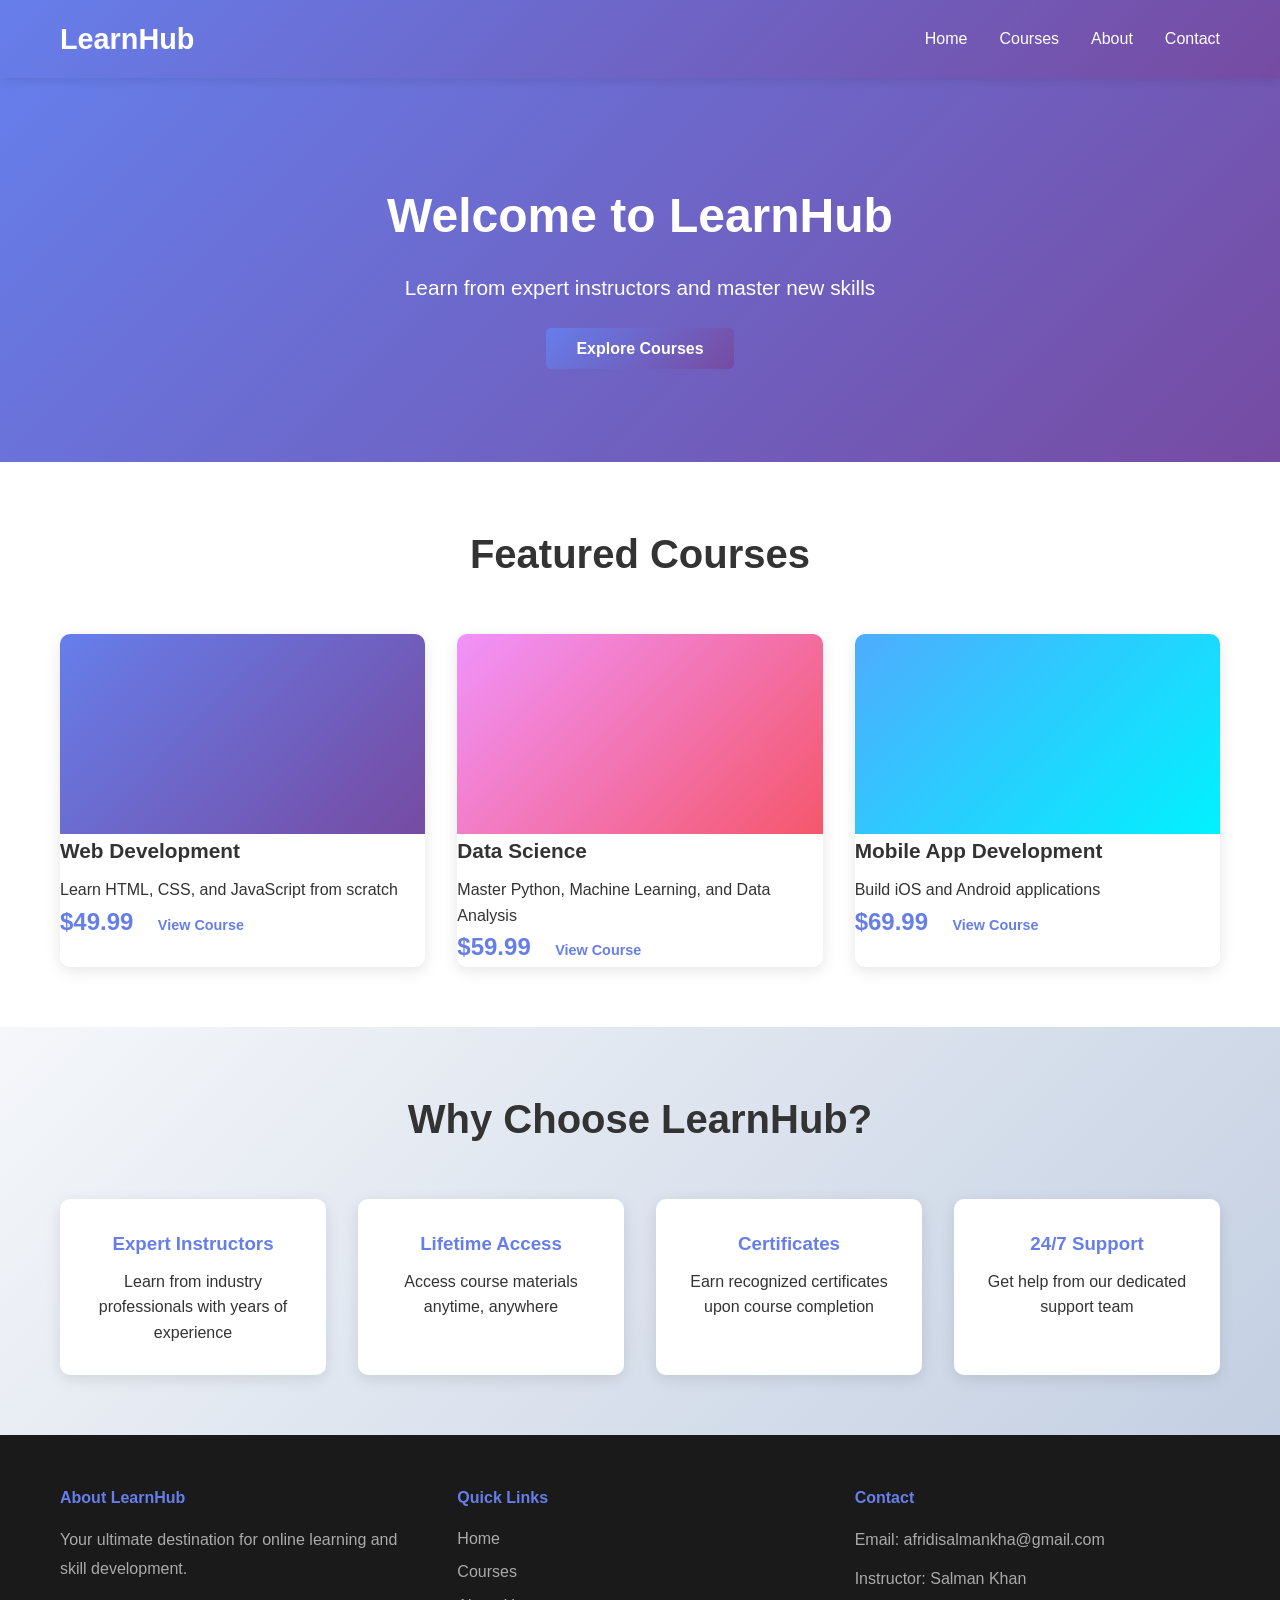
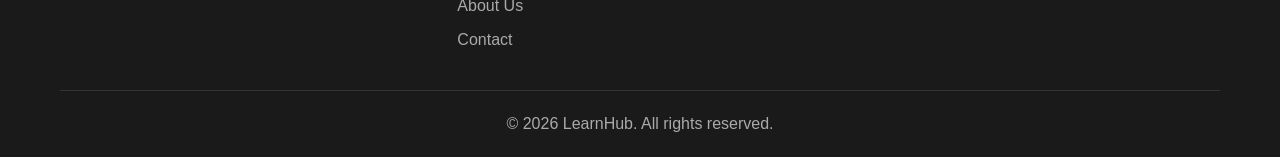
<file: index.html>
<!DOCTYPE html>
<html lang="en">
<head>
    <meta charset="UTF-8">
    <meta name="viewport" content="width=device-width, initial-scale=1.0">
    <title>LearnHub - Online Learning Platform</title>
    <link rel="stylesheet" href="styles.css">
</head>
<body>
    <!-- Navigation -->
    <nav class="navbar">
        <div class="container">
            <div class="logo">LearnHub</div>
            <ul class="nav-menu">
                <li><a href="index.html" class="active">Home</a></li>
                <li><a href="courses.html">Courses</a></li>
                <li><a href="about.html">About</a></li>
                <li><a href="contact.html">Contact</a></li>
            </ul>
        </div>
    </nav>

    <!-- Hero Section -->
    <section class="hero">
        <div class="hero-content">
            <h1>Welcome to LearnHub</h1>
            <p>Learn from expert instructors and master new skills</p>
            <a href="courses.html" class="btn btn-primary">Explore Courses</a>
        </div>
    </section>

    <!-- Featured Courses -->
    <section class="featured-courses">
        <div class="container">
            <h2>Featured Courses</h2>
            <div class="courses-grid">
                <div class="course-card">
                    <div class="course-image" style="background: linear-gradient(135deg, #667eea 0%, #764ba2 100%);"></div>
                    <h3>Web Development</h3>
                    <p>Learn HTML, CSS, and JavaScript from scratch</p>
                    <span class="price">$49.99</span>
                    <a href="courses.html" class="btn btn-small">View Course</a>
                </div>
                <div class="course-card">
                    <div class="course-image" style="background: linear-gradient(135deg, #f093fb 0%, #f5576c 100%);"></div>
                    <h3>Data Science</h3>
                    <p>Master Python, Machine Learning, and Data Analysis</p>
                    <span class="price">$59.99</span>
                    <a href="courses.html" class="btn btn-small">View Course</a>
                </div>
                <div class="course-card">
                    <div class="course-image" style="background: linear-gradient(135deg, #4facfe 0%, #00f2fe 100%);"></div>
                    <h3>Mobile App Development</h3>
                    <p>Build iOS and Android applications</p>
                    <span class="price">$69.99</span>
                    <a href="courses.html" class="btn btn-small">View Course</a>
                </div>
            </div>
        </div>
    </section>

    <!-- Why Choose Us -->
    <section class="why-us">
        <div class="container">
            <h2>Why Choose LearnHub?</h2>
            <div class="features-grid">
                <div class="feature">
                    <h3>Expert Instructors</h3>
                    <p>Learn from industry professionals with years of experience</p>
                </div>
                <div class="feature">
                    <h3>Lifetime Access</h3>
                    <p>Access course materials anytime, anywhere</p>
                </div>
                <div class="feature">
                    <h3>Certificates</h3>
                    <p>Earn recognized certificates upon course completion</p>
                </div>
                <div class="feature">
                    <h3>24/7 Support</h3>
                    <p>Get help from our dedicated support team</p>
                </div>
            </div>
        </div>
    </section>

    <!-- Footer -->
    <footer class="footer">
        <div class="container">
            <div class="footer-content">
                <div class="footer-section">
                    <h4>About LearnHub</h4>
                    <p>Your ultimate destination for online learning and skill development.</p>
                </div>
                <div class="footer-section">
                    <h4>Quick Links</h4>
                    <ul>
                        <li><a href="index.html">Home</a></li>
                        <li><a href="courses.html">Courses</a></li>
                        <li><a href="about.html">About Us</a></li>
                        <li><a href="contact.html">Contact</a></li>
                    </ul>
                </div>
                <div class="footer-section">
                    <h4>Contact</h4>
                    <p>Email: afridisalmankha@gmail.com</p>
                    <p>Instructor: Salman Khan</p>
                </div>
            </div>
            <div class="footer-bottom">
                <p>&copy; 2026 LearnHub. All rights reserved.</p>
            </div>
        </div>
    </footer>

    <script src="script.js"></script>
</body>
</html>
</file>
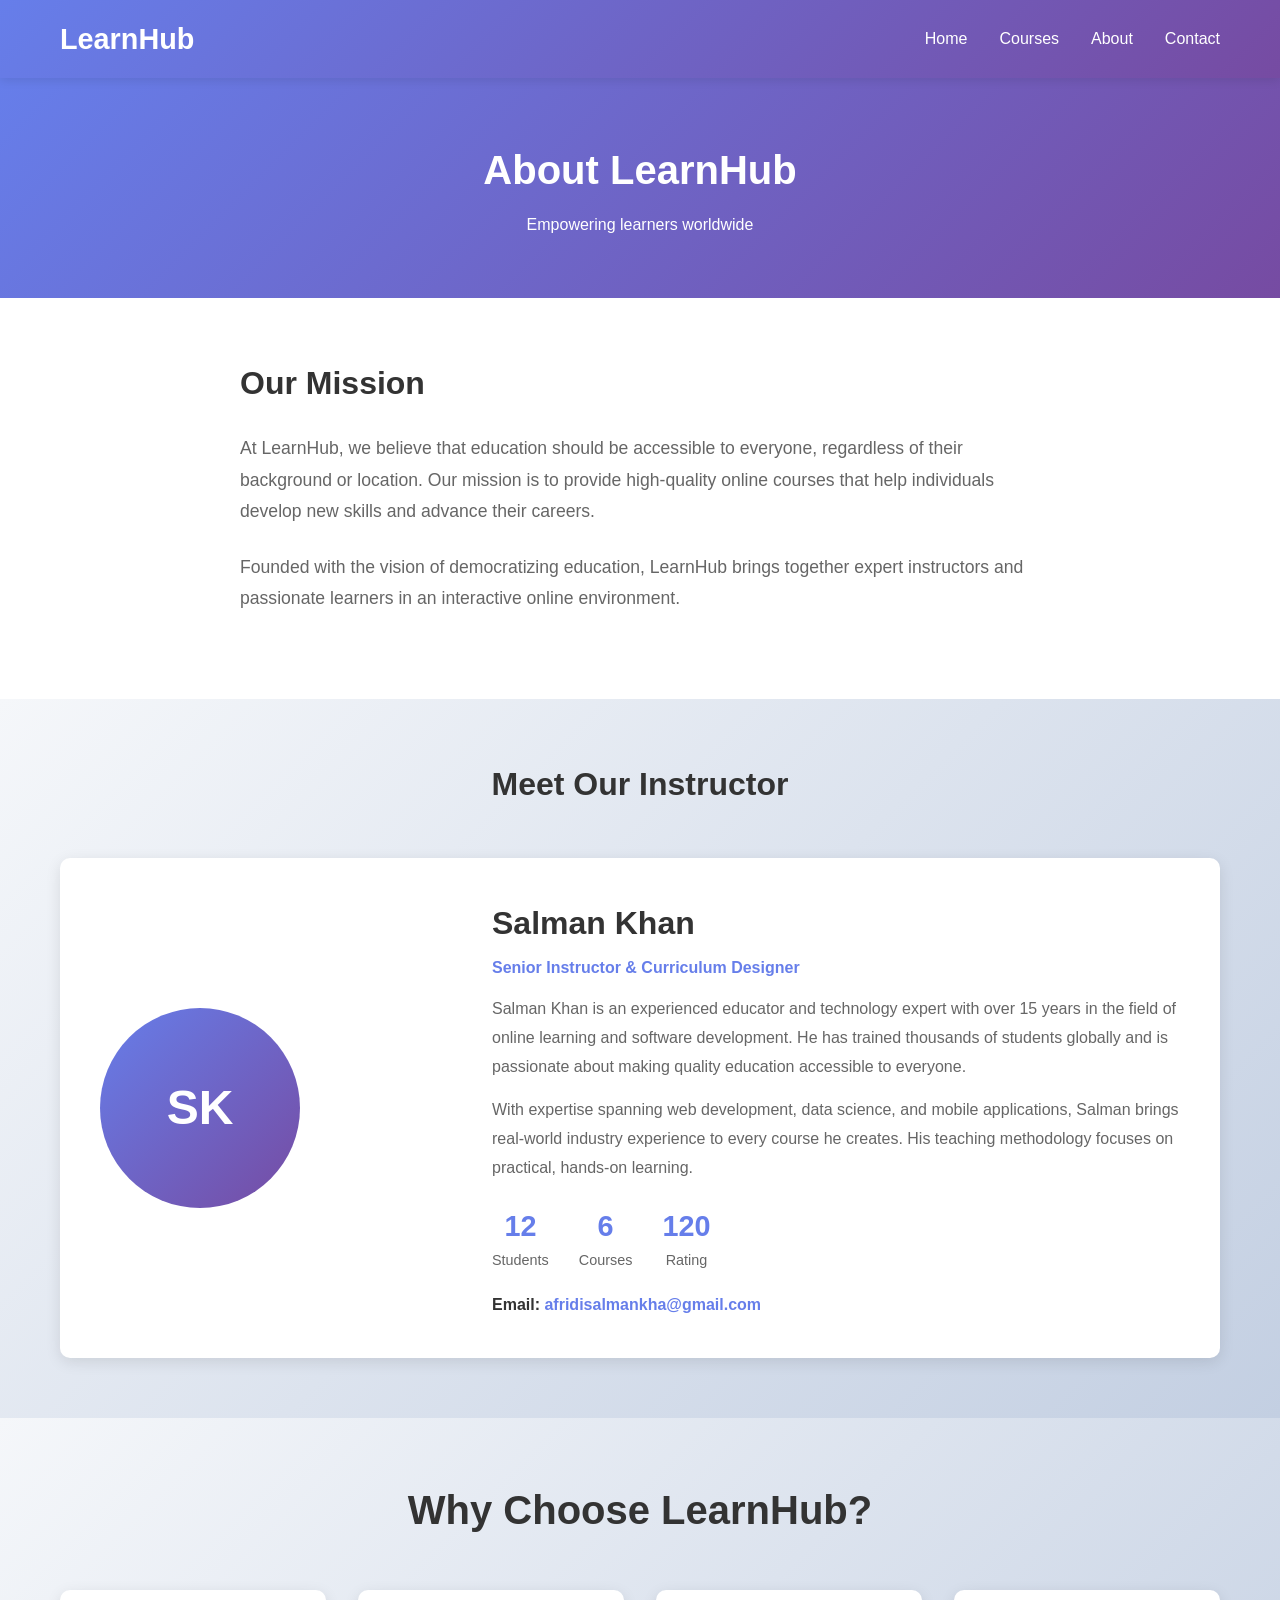
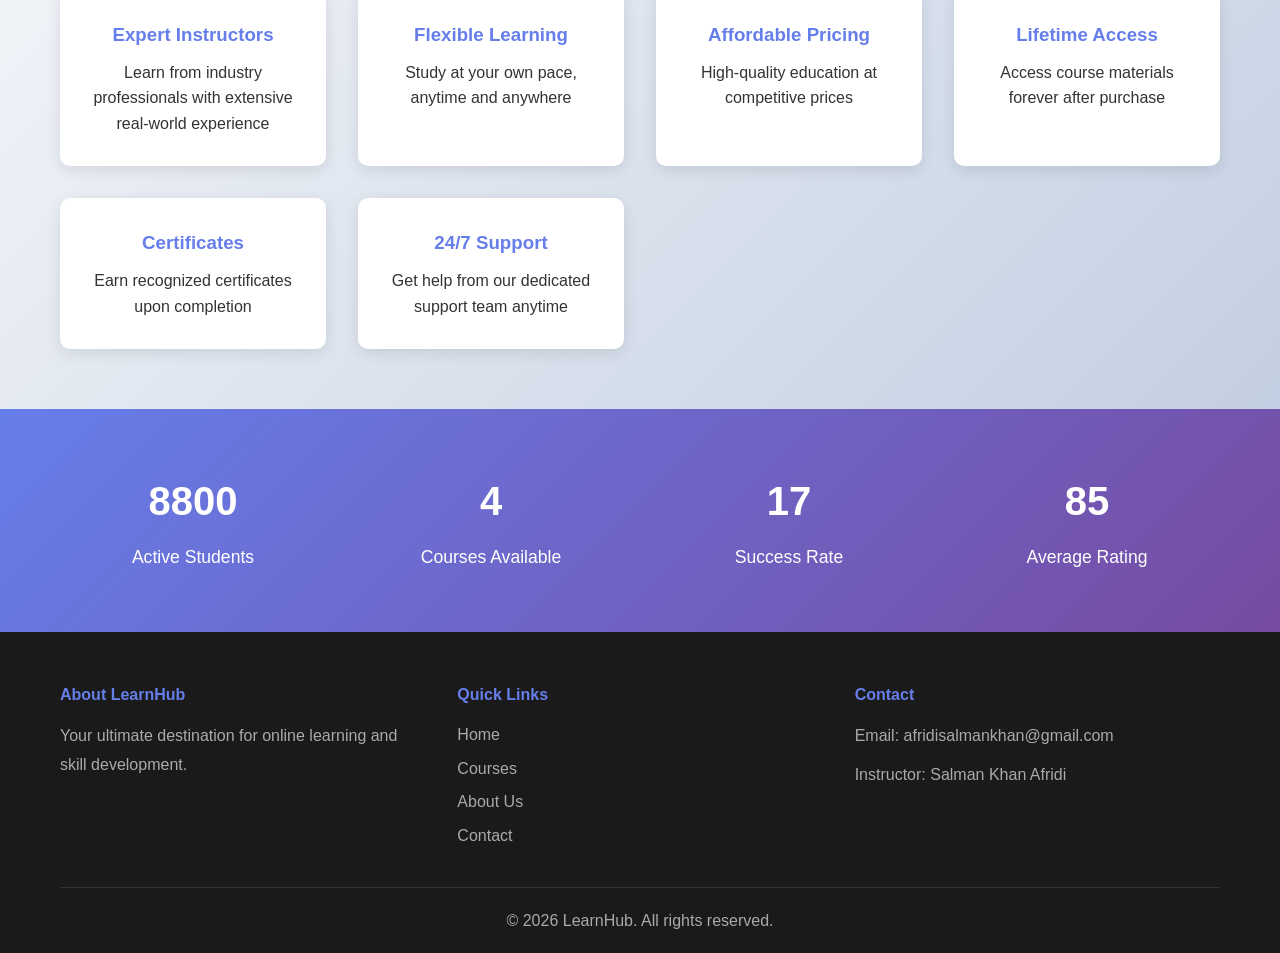
<file: about.html>
<!DOCTYPE html>
<html lang="en">
<head>
    <meta charset="UTF-8">
    <meta name="viewport" content="width=device-width, initial-scale=1.0">
    <title>About - LearnHub</title>
    <link rel="stylesheet" href="styles.css">
</head>
<body>
    <!-- Navigation -->
    <nav class="navbar">
        <div class="container">
            <div class="logo">LearnHub</div>
            <ul class="nav-menu">
                <li><a href="index.html">Home</a></li>
                <li><a href="courses.html">Courses</a></li>
                <li><a href="about.html" class="active">About</a></li>
                <li><a href="contact.html">Contact</a></li>
            </ul>
        </div>
    </nav>

    <!-- Page Header -->
    <section class="page-header">
        <div class="container">
            <h1>About LearnHub</h1>
            <p>Empowering learners worldwide</p>
        </div>
    </section>

    <!-- About Content -->
    <section class="about-section">
        <div class="container">
            <div class="about-content">
                <div class="about-text">
                    <h2>Our Mission</h2>
                    <p>At LearnHub, we believe that education should be accessible to everyone, regardless of their background or location. Our mission is to provide high-quality online courses that help individuals develop new skills and advance their careers.</p>
                    <p>Founded with the vision of democratizing education, LearnHub brings together expert instructors and passionate learners in an interactive online environment.</p>
                </div>
            </div>
        </div>
    </section>

    <!-- Instructor Section -->
    <section class="instructor-section">
        <div class="container">
            <h2>Meet Our Instructor</h2>
            <div class="instructor-card">
                <div class="instructor-image">
                    <div class="avatar">SK</div>
                </div>
                <div class="instructor-details">
                    <h3>Salman Khan</h3>
                    <p class="title">Senior Instructor & Curriculum Designer</p>
                    <p class="bio">
                        Salman Khan is an experienced educator and technology expert with over 15 years in the field of online learning and software development. He has trained thousands of students globally and is passionate about making quality education accessible to everyone.
                    </p>
                    <p class="bio">
                        With expertise spanning web development, data science, and mobile applications, Salman brings real-world industry experience to every course he creates. His teaching methodology focuses on practical, hands-on learning.
                    </p>
                    <div class="instructor-stats">
                        <div class="stat">
                            <span class="stat-number">50K+</span>
                            <span class="stat-label">Students</span>
                        </div>
                        <div class="stat">
                            <span class="stat-number">25+</span>
                            <span class="stat-label">Courses</span>
                        </div>
                        <div class="stat">
                            <span class="stat-number">4.8/5</span>
                            <span class="stat-label">Rating</span>
                        </div>
                    </div>
                    <p class="contact-info">
                        <strong>Email:</strong> <a href="mailto:afridisalmankha@gmail.com">afridisalmankha@gmail.com</a>
                    </p>
                </div>
            </div>
        </div>
    </section>

    <!-- Why LearnHub Section -->
    <section class="why-us">
        <div class="container">
            <h2>Why Choose LearnHub?</h2>
            <div class="features-grid">
                <div class="feature">
                    <h3>Expert Instructors</h3>
                    <p>Learn from industry professionals with extensive real-world experience</p>
                </div>
                <div class="feature">
                    <h3>Flexible Learning</h3>
                    <p>Study at your own pace, anytime and anywhere</p>
                </div>
                <div class="feature">
                    <h3>Affordable Pricing</h3>
                    <p>High-quality education at competitive prices</p>
                </div>
                <div class="feature">
                    <h3>Lifetime Access</h3>
                    <p>Access course materials forever after purchase</p>
                </div>
                <div class="feature">
                    <h3>Certificates</h3>
                    <p>Earn recognized certificates upon completion</p>
                </div>
                <div class="feature">
                    <h3>24/7 Support</h3>
                    <p>Get help from our dedicated support team anytime</p>
                </div>
            </div>
        </div>
    </section>

    <!-- Statistics Section -->
    <section class="stats-section">
        <div class="container">
            <div class="stats-grid">
                <div class="stat-box">
                    <h3>50,000+</h3>
                    <p>Active Students</p>
                </div>
                <div class="stat-box">
                    <h3>25+</h3>
                    <p>Courses Available</p>
                </div>
                <div class="stat-box">
                    <h3>100%</h3>
                    <p>Success Rate</p>
                </div>
                <div class="stat-box">
                    <h3>4.8/5</h3>
                    <p>Average Rating</p>
                </div>
            </div>
        </div>
    </section>

    <!-- Footer -->
    <footer class="footer">
        <div class="container">
            <div class="footer-content">
                <div class="footer-section">
                    <h4>About LearnHub</h4>
                    <p>Your ultimate destination for online learning and skill development.</p>
                </div>
                <div class="footer-section">
                    <h4>Quick Links</h4>
                    <ul>
                        <li><a href="index.html">Home</a></li>
                        <li><a href="courses.html">Courses</a></li>
                        <li><a href="about.html">About Us</a></li>
                        <li><a href="contact.html">Contact</a></li>
                    </ul>
                </div>
                <div class="footer-section">
                    <h4>Contact</h4>
                    <p>Email: afridisalmankhan@gmail.com</p>
                    <p>Instructor: Salman Khan Afridi</p>
                </div>
            </div>
            <div class="footer-bottom">
                <p>&copy; 2026 LearnHub. All rights reserved.</p>
            </div>
        </div>
    </footer>

    <script src="script.js"></script>
</body>
</html>
</file>
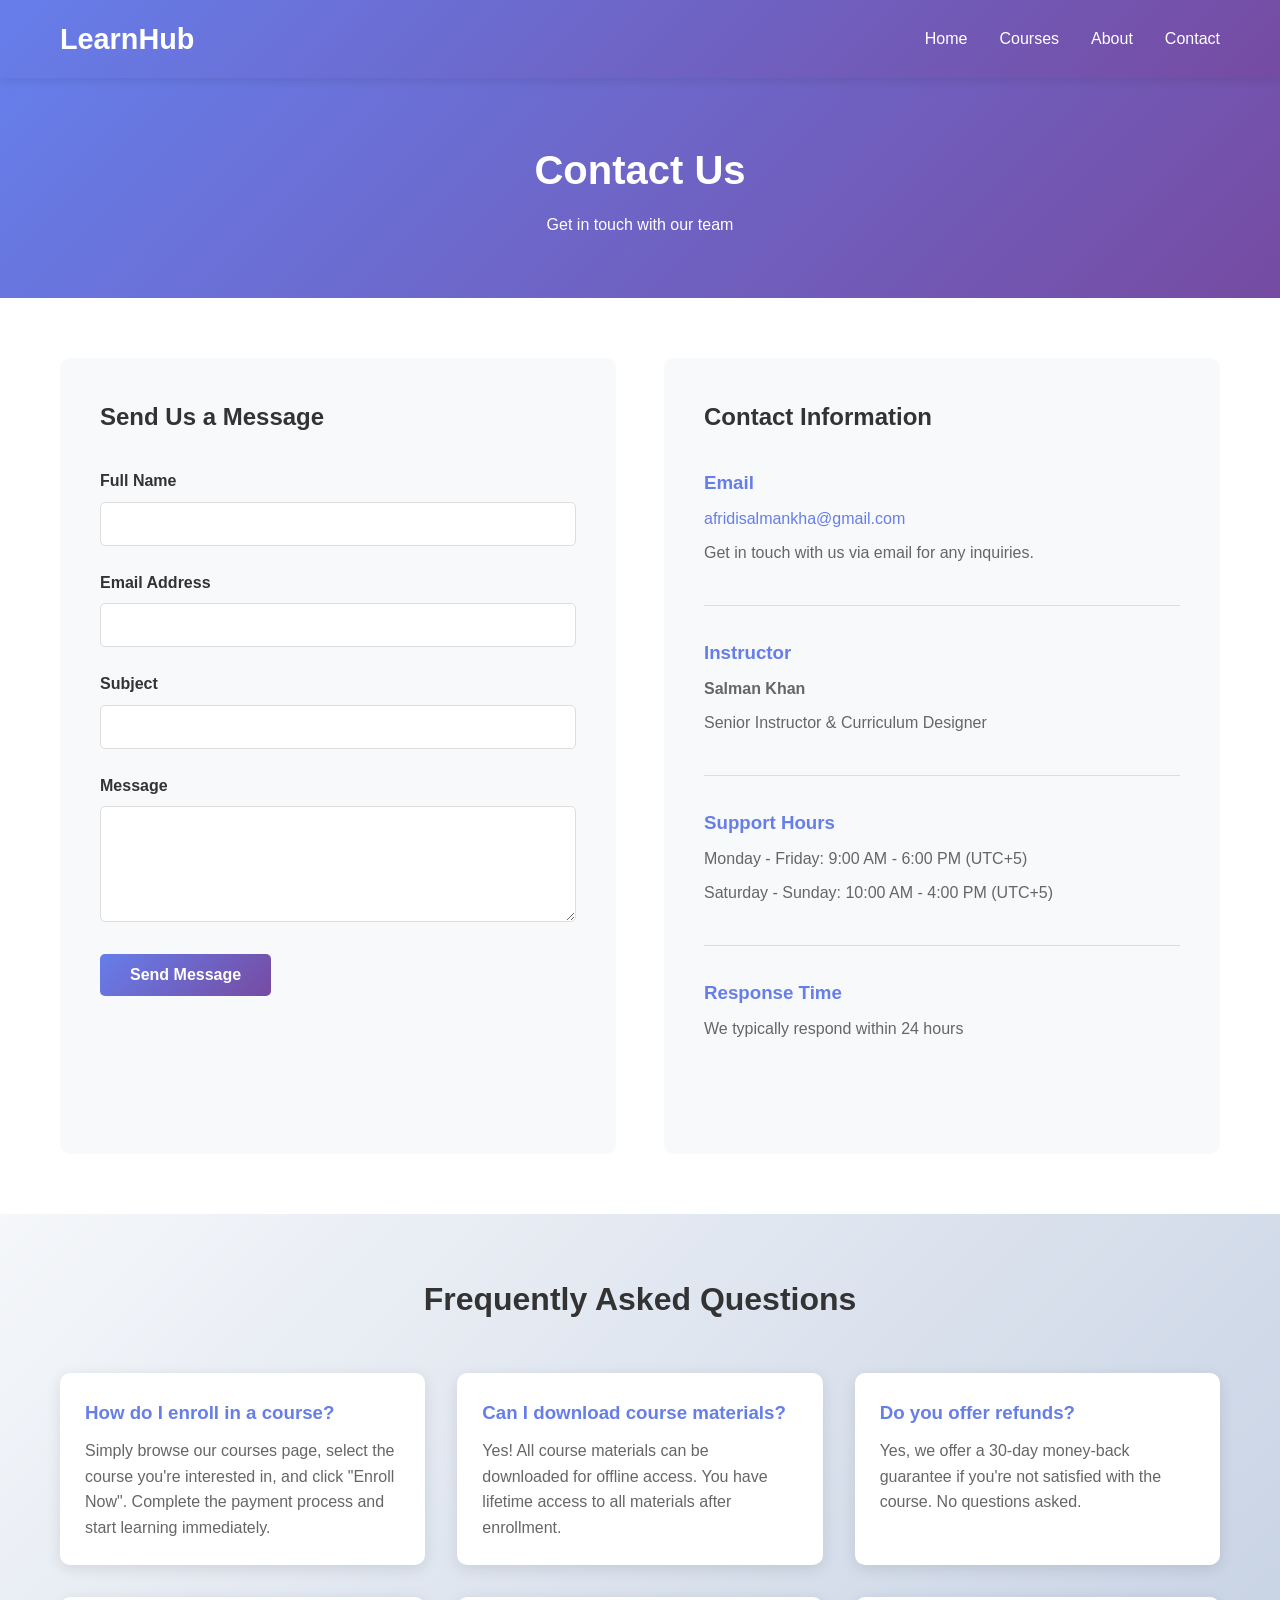
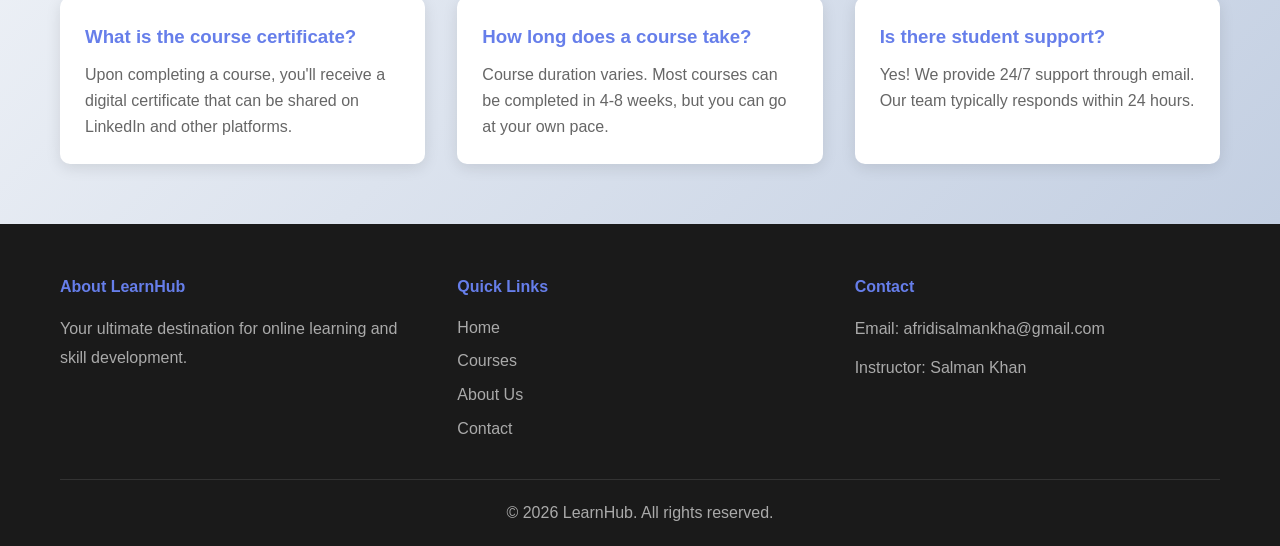
<file: contact.html>
<!DOCTYPE html>
<html lang="en">
<head>
    <meta charset="UTF-8">
    <meta name="viewport" content="width=device-width, initial-scale=1.0">
    <title>Contact - LearnHub</title>
    <link rel="stylesheet" href="styles.css">
</head>
<body>
    <!-- Navigation -->
    <nav class="navbar">
        <div class="container">
            <div class="logo">LearnHub</div>
            <ul class="nav-menu">
                <li><a href="index.html">Home</a></li>
                <li><a href="courses.html">Courses</a></li>
                <li><a href="about.html">About</a></li>
                <li><a href="contact.html" class="active">Contact</a></li>
            </ul>
        </div>
    </nav>

    <!-- Page Header -->
    <section class="page-header">
        <div class="container">
            <h1>Contact Us</h1>
            <p>Get in touch with our team</p>
        </div>
    </section>

    <!-- Contact Section -->
    <section class="contact-section">
        <div class="container">
            <div class="contact-wrapper">
                <!-- Contact Form -->
                <div class="contact-form-wrapper">
                    <h2>Send Us a Message</h2>
                    <form id="contactForm" class="contact-form">
                        <div class="form-group">
                            <label for="name">Full Name</label>
                            <input type="text" id="name" name="name" required>
                        </div>
                        <div class="form-group">
                            <label for="email">Email Address</label>
                            <input type="email" id="email" name="email" required>
                        </div>
                        <div class="form-group">
                            <label for="subject">Subject</label>
                            <input type="text" id="subject" name="subject" required>
                        </div>
                        <div class="form-group">
                            <label for="message">Message</label>
                            <textarea id="message" name="message" rows="5" required></textarea>
                        </div>
                        <button type="submit" class="btn btn-primary">Send Message</button>
                    </form>
                    <div id="formMessage" class="form-message"></div>
                </div>

                <!-- Contact Information -->
                <div class="contact-info-wrapper">
                    <h2>Contact Information</h2>
                    <div class="contact-info-box">
                        <h3>Email</h3>
                        <p><a href="mailto:afridisalmankha@gmail.com">afridisalmankha@gmail.com</a></p>
                        <p>Get in touch with us via email for any inquiries.</p>
                    </div>
                    <div class="contact-info-box">
                        <h3>Instructor</h3>
                        <p><strong>Salman Khan</strong></p>
                        <p>Senior Instructor & Curriculum Designer</p>
                    </div>
                    <div class="contact-info-box">
                        <h3>Support Hours</h3>
                        <p>Monday - Friday: 9:00 AM - 6:00 PM (UTC+5)</p>
                        <p>Saturday - Sunday: 10:00 AM - 4:00 PM (UTC+5)</p>
                    </div>
                    <div class="contact-info-box">
                        <h3>Response Time</h3>
                        <p>We typically respond within 24 hours</p>
                    </div>
                </div>
            </div>
        </div>
    </section>

    <!-- FAQ Section -->
    <section class="faq-section">
        <div class="container">
            <h2>Frequently Asked Questions</h2>
            <div class="faq-grid">
                <div class="faq-item">
                    <h3>How do I enroll in a course?</h3>
                    <p>Simply browse our courses page, select the course you're interested in, and click "Enroll Now". Complete the payment process and start learning immediately.</p>
                </div>
                <div class="faq-item">
                    <h3>Can I download course materials?</h3>
                    <p>Yes! All course materials can be downloaded for offline access. You have lifetime access to all materials after enrollment.</p>
                </div>
                <div class="faq-item">
                    <h3>Do you offer refunds?</h3>
                    <p>Yes, we offer a 30-day money-back guarantee if you're not satisfied with the course. No questions asked.</p>
                </div>
                <div class="faq-item">
                    <h3>What is the course certificate?</h3>
                    <p>Upon completing a course, you'll receive a digital certificate that can be shared on LinkedIn and other platforms.</p>
                </div>
                <div class="faq-item">
                    <h3>How long does a course take?</h3>
                    <p>Course duration varies. Most courses can be completed in 4-8 weeks, but you can go at your own pace.</p>
                </div>
                <div class="faq-item">
                    <h3>Is there student support?</h3>
                    <p>Yes! We provide 24/7 support through email. Our team typically responds within 24 hours.</p>
                </div>
            </div>
        </div>
    </section>

    <!-- Footer -->
    <footer class="footer">
        <div class="container">
            <div class="footer-content">
                <div class="footer-section">
                    <h4>About LearnHub</h4>
                    <p>Your ultimate destination for online learning and skill development.</p>
                </div>
                <div class="footer-section">
                    <h4>Quick Links</h4>
                    <ul>
                        <li><a href="index.html">Home</a></li>
                        <li><a href="courses.html">Courses</a></li>
                        <li><a href="about.html">About Us</a></li>
                        <li><a href="contact.html">Contact</a></li>
                    </ul>
                </div>
                <div class="footer-section">
                    <h4>Contact</h4>
                    <p>Email: afridisalmankha@gmail.com</p>
                    <p>Instructor: Salman Khan</p>
                </div>
            </div>
            <div class="footer-bottom">
                <p>&copy; 2026 LearnHub. All rights reserved.</p>
            </div>
        </div>
    </footer>

    <script src="script.js"></script>
    <script>
        document.getElementById('contactForm').addEventListener('submit', function(e) {
            e.preventDefault();
            const formMessage = document.getElementById('formMessage');
            
            // Get form values
            const name = document.getElementById('name').value;
            const email = document.getElementById('email').value;
            const subject = document.getElementById('subject').value;
            const message = document.getElementById('message').value;
            
            // Show success message
            formMessage.className = 'form-message success';
            formMessage.textContent = 'Thank you for your message! We will get back to you soon.';
            
            // Reset form
            this.reset();
            
            // Clear message after 5 seconds
            setTimeout(() => {
                formMessage.textContent = '';
            }, 5000);
        });
    </script>
</body>
</html>
</file>
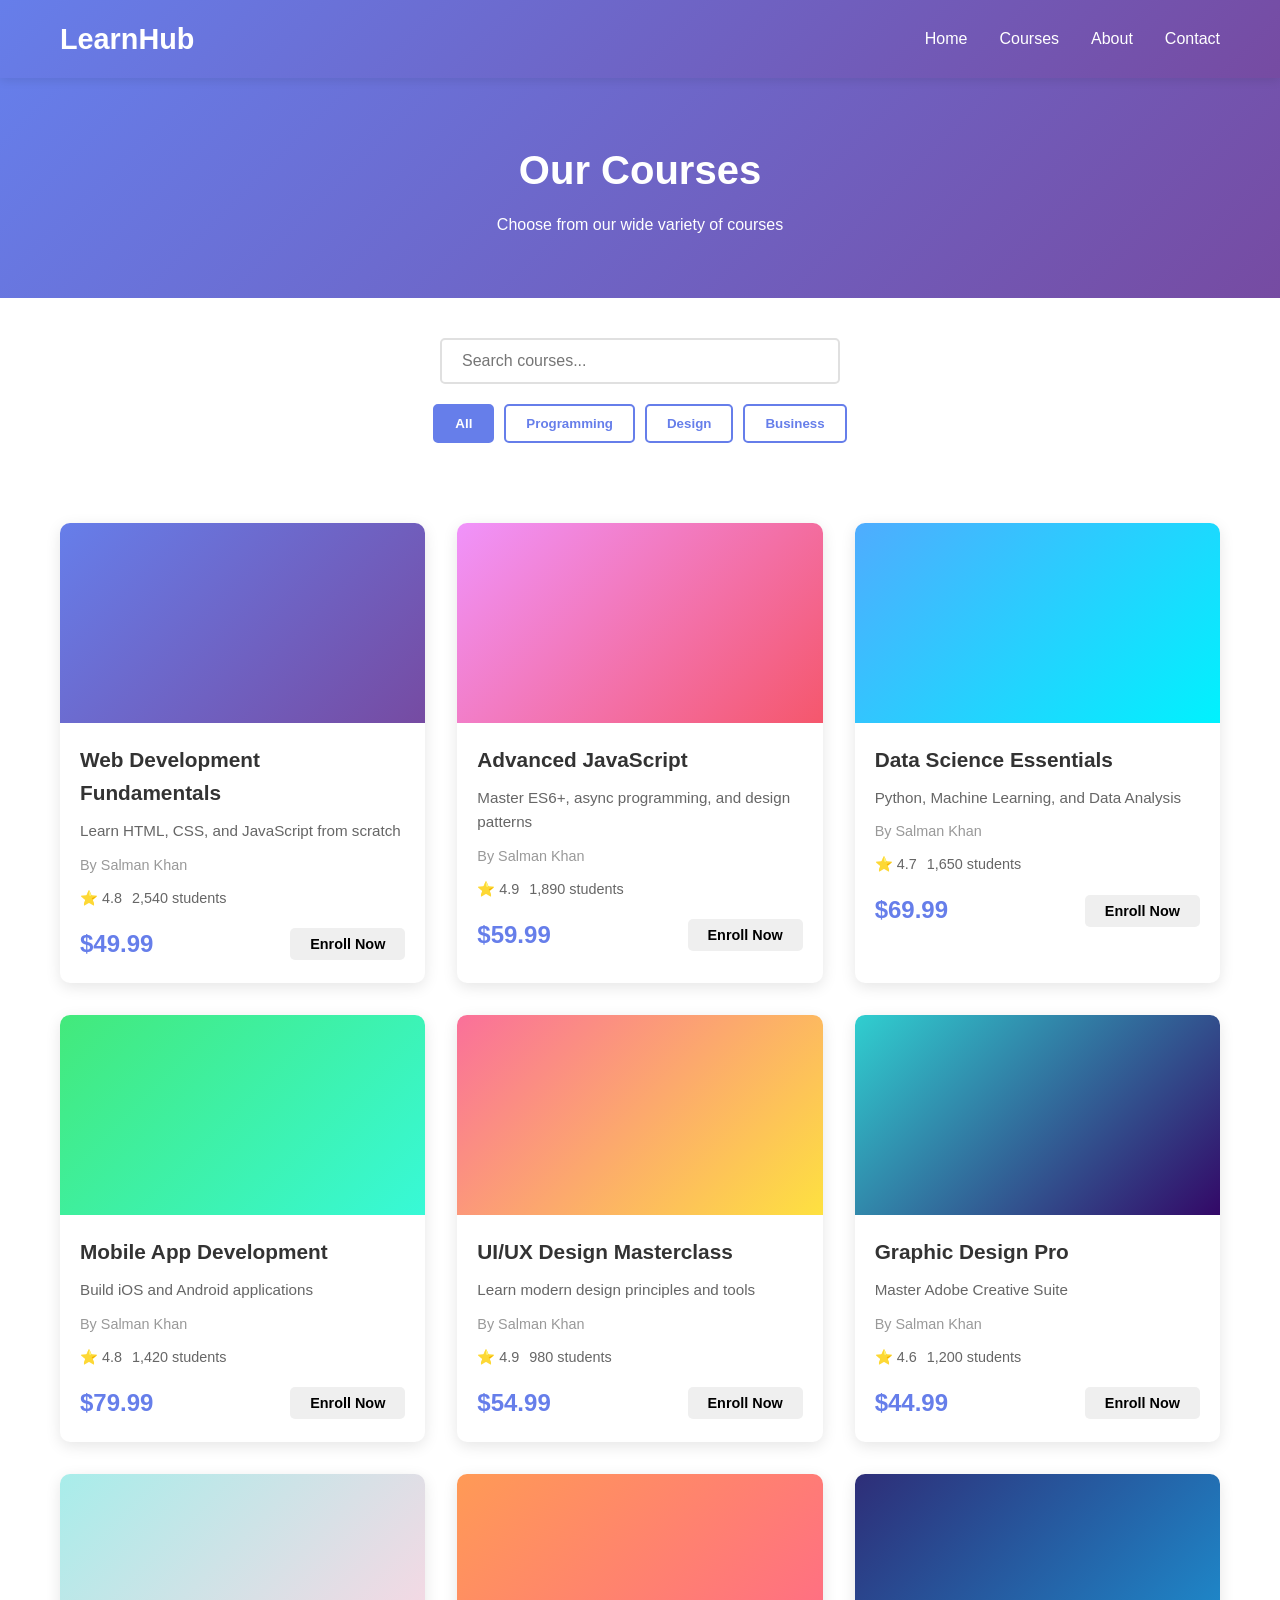
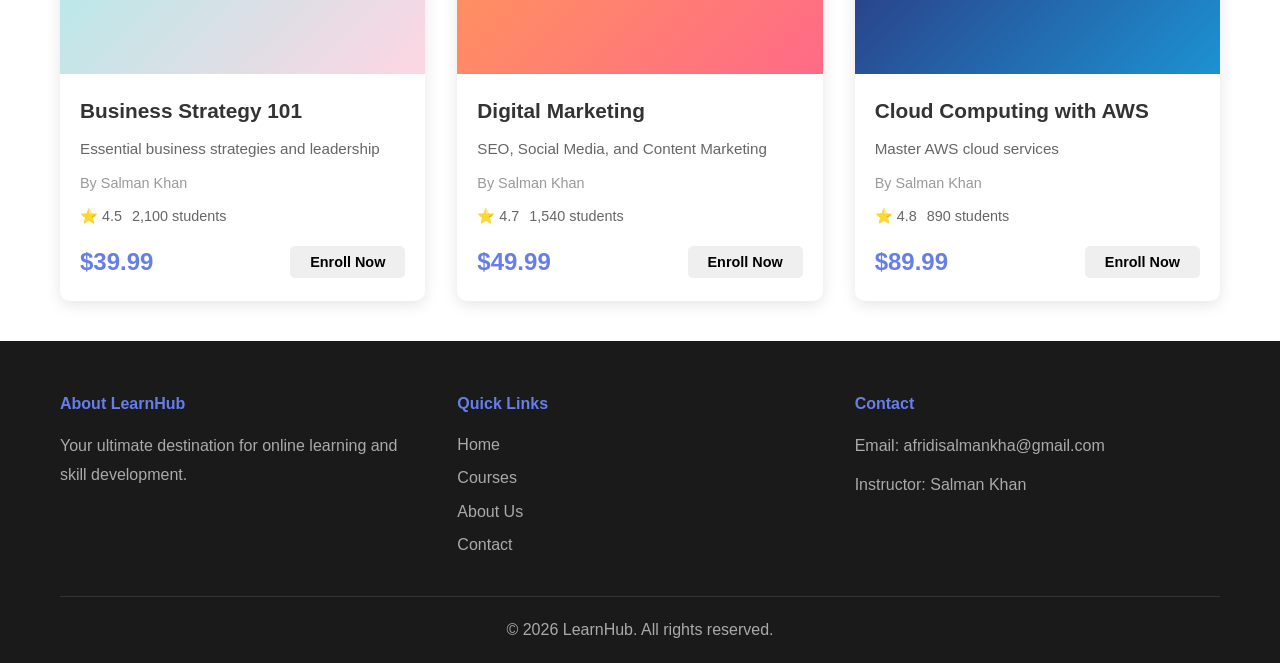
<file: courses.html>
<!DOCTYPE html>
<html lang="en">
<head>
    <meta charset="UTF-8">
    <meta name="viewport" content="width=device-width, initial-scale=1.0">
    <title>Courses - LearnHub</title>
    <link rel="stylesheet" href="styles.css">
</head>
<body>
    <!-- Navigation -->
    <nav class="navbar">
        <div class="container">
            <div class="logo">LearnHub</div>
            <ul class="nav-menu">
                <li><a href="index.html">Home</a></li>
                <li><a href="courses.html" class="active">Courses</a></li>
                <li><a href="about.html">About</a></li>
                <li><a href="contact.html">Contact</a></li>
            </ul>
        </div>
    </nav>

    <!-- Page Header -->
    <section class="page-header">
        <div class="container">
            <h1>Our Courses</h1>
            <p>Choose from our wide variety of courses</p>
        </div>
    </section>

    <!-- Filter Section -->
    <section class="filter-section">
        <div class="container">
            <input type="text" id="searchBox" class="search-box" placeholder="Search courses...">
            <div class="filter-buttons">
                <button class="filter-btn active" data-filter="all">All</button>
                <button class="filter-btn" data-filter="programming">Programming</button>
                <button class="filter-btn" data-filter="design">Design</button>
                <button class="filter-btn" data-filter="business">Business</button>
            </div>
        </div>
    </section>

    <!-- Courses Grid -->
    <section class="courses-section">
        <div class="container">
            <div class="courses-grid" id="coursesGrid">
                <!-- Course Cards will be populated by JavaScript -->
            </div>
        </div>
    </section>

    <!-- Footer -->
    <footer class="footer">
        <div class="container">
            <div class="footer-content">
                <div class="footer-section">
                    <h4>About LearnHub</h4>
                    <p>Your ultimate destination for online learning and skill development.</p>
                </div>
                <div class="footer-section">
                    <h4>Quick Links</h4>
                    <ul>
                        <li><a href="index.html">Home</a></li>
                        <li><a href="courses.html">Courses</a></li>
                        <li><a href="about.html">About Us</a></li>
                        <li><a href="contact.html">Contact</a></li>
                    </ul>
                </div>
                <div class="footer-section">
                    <h4>Contact</h4>
                    <p>Email: afridisalmankha@gmail.com</p>
                    <p>Instructor: Salman Khan</p>
                </div>
            </div>
            <div class="footer-bottom">
                <p>&copy; 2026 LearnHub. All rights reserved.</p>
            </div>
        </div>
    </footer>

    <script src="script.js"></script>
    <script>
        const coursesData = [
            {
                id: 1,
                title: "Web Development Fundamentals",
                category: "programming",
                price: 49.99,
                rating: 4.8,
                students: 2540,
                description: "Learn HTML, CSS, and JavaScript from scratch",
                instructor: "Salman Khan"
            },
            {
                id: 2,
                title: "Advanced JavaScript",
                category: "programming",
                price: 59.99,
                rating: 4.9,
                students: 1890,
                description: "Master ES6+, async programming, and design patterns",
                instructor: "Salman Khan"
            },
            {
                id: 3,
                title: "Data Science Essentials",
                category: "programming",
                price: 69.99,
                rating: 4.7,
                students: 1650,
                description: "Python, Machine Learning, and Data Analysis",
                instructor: "Salman Khan"
            },
            {
                id: 4,
                title: "Mobile App Development",
                category: "programming",
                price: 79.99,
                rating: 4.8,
                students: 1420,
                description: "Build iOS and Android applications",
                instructor: "Salman Khan"
            },
            {
                id: 5,
                title: "UI/UX Design Masterclass",
                category: "design",
                price: 54.99,
                rating: 4.9,
                students: 980,
                description: "Learn modern design principles and tools",
                instructor: "Salman Khan"
            },
            {
                id: 6,
                title: "Graphic Design Pro",
                category: "design",
                price: 44.99,
                rating: 4.6,
                students: 1200,
                description: "Master Adobe Creative Suite",
                instructor: "Salman Khan"
            },
            {
                id: 7,
                title: "Business Strategy 101",
                category: "business",
                price: 39.99,
                rating: 4.5,
                students: 2100,
                description: "Essential business strategies and leadership",
                instructor: "Salman Khan"
            },
            {
                id: 8,
                title: "Digital Marketing",
                category: "business",
                price: 49.99,
                rating: 4.7,
                students: 1540,
                description: "SEO, Social Media, and Content Marketing",
                instructor: "Salman Khan"
            },
            {
                id: 9,
                title: "Cloud Computing with AWS",
                category: "programming",
                price: 89.99,
                rating: 4.8,
                students: 890,
                description: "Master AWS cloud services",
                instructor: "Salman Khan"
            }
        ];

        function renderCourses(filter = 'all', search = '') {
            const coursesGrid = document.getElementById('coursesGrid');
            let filtered = coursesData;

            if (filter !== 'all') {
                filtered = filtered.filter(course => course.category === filter);
            }

            if (search) {
                filtered = filtered.filter(course => 
                    course.title.toLowerCase().includes(search.toLowerCase()) ||
                    course.description.toLowerCase().includes(search.toLowerCase())
                );
            }

            coursesGrid.innerHTML = filtered.map(course => `
                <div class="course-card">
                    <div class="course-image" style="background: linear-gradient(135deg, ${getGradient(course.id)});"></div>
                    <div class="course-info">
                        <h3>${course.title}</h3>
                        <p class="course-desc">${course.description}</p>
                        <p class="instructor">By ${course.instructor}</p>
                        <div class="course-meta">
                            <span class="rating">⭐ ${course.rating}</span>
                            <span class="students">${course.students.toLocaleString()} students</span>
                        </div>
                        <div class="course-footer">
                            <span class="price">$${course.price}</span>
                            <button class="btn btn-small">Enroll Now</button>
                        </div>
                    </div>
                </div>
            `).join('');
        }

        function getGradient(id) {
            const gradients = [
                '#667eea 0%, #764ba2 100%',
                '#f093fb 0%, #f5576c 100%',
                '#4facfe 0%, #00f2fe 100%',
                '#43e97b 0%, #38f9d7 100%',
                '#fa709a 0%, #fee140 100%',
                '#30cfd0 0%, #330867 100%',
                '#a8edea 0%, #fed6e3 100%',
                '#ff9a56 0%, #ff6a88 100%',
                '#2e2e78 0%, #1c92d2 100%'
            ];
            return gradients[(id - 1) % gradients.length];
        }

        // Initial render
        renderCourses();

        // Filter buttons
        document.querySelectorAll('.filter-btn').forEach(btn => {
            btn.addEventListener('click', function() {
                document.querySelectorAll('.filter-btn').forEach(b => b.classList.remove('active'));
                this.classList.add('active');
                const filter = this.dataset.filter;
                const search = document.getElementById('searchBox').value;
                renderCourses(filter, search);
            });
        });

        // Search functionality
        document.getElementById('searchBox').addEventListener('input', function() {
            const activeFilter = document.querySelector('.filter-btn.active').dataset.filter;
            renderCourses(activeFilter, this.value);
        });
    </script>
</body>
</html>
</file>
<file: styles.css>
/* Global Styles */
* {
    margin: 0;
    padding: 0;
    box-sizing: border-box;
}

body {
    font-family: 'Segoe UI', Tahoma, Geneva, Verdana, sans-serif;
    line-height: 1.6;
    color: #333;
    background-color: #f8f9fa;
}

.container {
    max-width: 1200px;
    margin: 0 auto;
    padding: 0 20px;
}

a {
    text-decoration: none;
    color: #667eea;
    transition: color 0.3s;
}

a:hover {
    color: #764ba2;
}

/* Navigation Bar */
.navbar {
    background: linear-gradient(135deg, #667eea 0%, #764ba2 100%);
    padding: 1rem 0;
    position: sticky;
    top: 0;
    z-index: 1000;
    box-shadow: 0 2px 10px rgba(0,0,0,0.1);
}

.navbar .container {
    display: flex;
    justify-content: space-between;
    align-items: center;
}

.logo {
    font-size: 1.8rem;
    font-weight: bold;
    color: white;
}

.nav-menu {
    display: flex;
    list-style: none;
    gap: 2rem;
}

.nav-menu a {
    color: white;
    font-weight: 500;
    transition: all 0.3s;
    padding-bottom: 5px;
    border-bottom: 2px solid transparent;
}

.nav-menu a:hover,
.nav-menu a.active {
    border-bottom-color: white;
}

/* Hero Section */
.hero {
    background: linear-gradient(135deg, #667eea 0%, #764ba2 100%);
    color: white;
    padding: 100px 0;
    text-align: center;
}

.hero-content h1 {
    font-size: 3rem;
    margin-bottom: 1rem;
}

.hero-content p {
    font-size: 1.3rem;
    margin-bottom: 2rem;
}

/* Buttons */
.btn {
    padding: 12px 30px;
    border: none;
    border-radius: 5px;
    cursor: pointer;
    font-size: 1rem;
    font-weight: 600;
    transition: all 0.3s;
}

.btn-primary {
    background: linear-gradient(135deg, #667eea 0%, #764ba2 100%);
    color: white;
}

.btn-primary:hover {
    transform: translateY(-3px);
    box-shadow: 0 10px 20px rgba(102, 126, 234, 0.3);
}

.btn-small {
    padding: 8px 20px;
    font-size: 0.9rem;
}

/* Featured Courses Section */
.featured-courses {
    padding: 60px 0;
    background-color: white;
}

.featured-courses h2 {
    text-align: center;
    font-size: 2.5rem;
    margin-bottom: 3rem;
    color: #333;
}

.courses-grid {
    display: grid;
    grid-template-columns: repeat(auto-fit, minmax(300px, 1fr));
    gap: 2rem;
}

.course-card {
    background: white;
    border-radius: 10px;
    overflow: hidden;
    box-shadow: 0 4px 15px rgba(0,0,0,0.1);
    transition: transform 0.3s, box-shadow 0.3s;
}

.course-card:hover {
    transform: translateY(-10px);
    box-shadow: 0 12px 25px rgba(0,0,0,0.15);
}

.course-image {
    height: 200px;
    width: 100%;
}

.course-info {
    padding: 20px;
}

.course-card h3 {
    margin-bottom: 10px;
    font-size: 1.3rem;
}

.course-desc {
    color: #666;
    font-size: 0.95rem;
    margin-bottom: 10px;
}

.instructor {
    color: #999;
    font-size: 0.9rem;
    margin-bottom: 10px;
}

.course-meta {
    display: flex;
    gap: 10px;
    margin-bottom: 15px;
    font-size: 0.9rem;
}

.rating,
.students {
    color: #666;
}

.course-footer {
    display: flex;
    justify-content: space-between;
    align-items: center;
    gap: 10px;
}

.price {
    font-size: 1.5rem;
    font-weight: bold;
    color: #667eea;
}

/* Why Choose Us Section */
.why-us {
    padding: 60px 0;
    background: linear-gradient(135deg, #f5f7fa 0%, #c3cfe2 100%);
}

.why-us h2 {
    text-align: center;
    font-size: 2.5rem;
    margin-bottom: 3rem;
    color: #333;
}

.features-grid {
    display: grid;
    grid-template-columns: repeat(auto-fit, minmax(250px, 1fr));
    gap: 2rem;
}

.feature {
    background: white;
    padding: 30px;
    border-radius: 10px;
    text-align: center;
    box-shadow: 0 4px 15px rgba(0,0,0,0.1);
}

.feature h3 {
    margin-bottom: 10px;
    color: #667eea;
}

/* Page Header */
.page-header {
    background: linear-gradient(135deg, #667eea 0%, #764ba2 100%);
    color: white;
    padding: 60px 0;
    text-align: center;
}

.page-header h1 {
    font-size: 2.5rem;
    margin-bottom: 10px;
}

/* Filter Section */
.filter-section {
    padding: 40px 0;
    background: white;
    text-align: center;
}

.search-box {
    width: 100%;
    max-width: 400px;
    padding: 12px 20px;
    border: 2px solid #e0e0e0;
    border-radius: 5px;
    margin-bottom: 20px;
    font-size: 1rem;
}

.filter-buttons {
    display: flex;
    justify-content: center;
    gap: 10px;
    flex-wrap: wrap;
}

.filter-btn {
    padding: 10px 20px;
    border: 2px solid #667eea;
    background: white;
    color: #667eea;
    border-radius: 5px;
    cursor: pointer;
    font-weight: 600;
    transition: all 0.3s;
}

.filter-btn:hover,
.filter-btn.active {
    background: #667eea;
    color: white;
}

/* Courses Section */
.courses-section {
    padding: 40px 0;
    background-color: white;
}

/* About Section */
.about-section {
    padding: 60px 0;
    background: white;
}

.about-content {
    max-width: 800px;
    margin: 0 auto;
}

.about-text h2 {
    font-size: 2rem;
    margin-bottom: 1.5rem;
    color: #333;
}

.about-text p {
    font-size: 1.1rem;
    line-height: 1.8;
    margin-bottom: 1.5rem;
    color: #666;
}

/* Instructor Section */
.instructor-section {
    padding: 60px 0;
    background: linear-gradient(135deg, #f5f7fa 0%, #c3cfe2 100%);
}

.instructor-section h2 {
    text-align: center;
    font-size: 2rem;
    margin-bottom: 3rem;
}

.instructor-card {
    display: grid;
    grid-template-columns: 1fr 2fr;
    gap: 3rem;
    background: white;
    padding: 40px;
    border-radius: 10px;
    box-shadow: 0 4px 15px rgba(0,0,0,0.1);
    align-items: center;
}

.avatar {
    width: 200px;
    height: 200px;
    background: linear-gradient(135deg, #667eea 0%, #764ba2 100%);
    border-radius: 50%;
    display: flex;
    align-items: center;
    justify-content: center;
    font-size: 3rem;
    color: white;
    font-weight: bold;
}

.instructor-details h3 {
    font-size: 2rem;
    color: #333;
    margin-bottom: 5px;
}

.title {
    color: #667eea;
    font-weight: 600;
    margin-bottom: 15px;
}

.bio {
    color: #666;
    line-height: 1.8;
    margin-bottom: 15px;
}

.instructor-stats {
    display: flex;
    gap: 30px;
    margin: 20px 0;
}

.stat {
    text-align: center;
}

.stat-number {
    display: block;
    font-size: 1.8rem;
    font-weight: bold;
    color: #667eea;
}

.stat-label {
    display: block;
    color: #666;
    font-size: 0.9rem;
}

.contact-info {
    margin-top: 20px;
}

.contact-info a {
    color: #667eea;
    font-weight: 600;
}

/* Statistics Section */
.stats-section {
    padding: 60px 0;
    background: linear-gradient(135deg, #667eea 0%, #764ba2 100%);
    color: white;
}

.stats-grid {
    display: grid;
    grid-template-columns: repeat(auto-fit, minmax(200px, 1fr));
    gap: 2rem;
    text-align: center;
}

.stat-box h3 {
    font-size: 2.5rem;
    margin-bottom: 10px;
}

.stat-box p {
    font-size: 1.1rem;
}

/* Contact Section */
.contact-section {
    padding: 60px 0;
    background: white;
}

.contact-wrapper {
    display: grid;
    grid-template-columns: 1fr 1fr;
    gap: 3rem;
}

.contact-form-wrapper,
.contact-info-wrapper {
    background: #f8f9fa;
    padding: 40px;
    border-radius: 10px;
}

.contact-form-wrapper h2,
.contact-info-wrapper h2 {
    margin-bottom: 2rem;
    color: #333;
}

.form-group {
    margin-bottom: 1.5rem;
}

.form-group label {
    display: block;
    margin-bottom: 0.5rem;
    font-weight: 600;
    color: #333;
}

.form-group input,
.form-group textarea {
    width: 100%;
    padding: 12px;
    border: 1px solid #ddd;
    border-radius: 5px;
    font-size: 1rem;
    font-family: inherit;
}

.form-group input:focus,
.form-group textarea:focus {
    outline: none;
    border-color: #667eea;
    box-shadow: 0 0 0 3px rgba(102, 126, 234, 0.1);
}

.form-message {
    margin-top: 20px;
    padding: 15px;
    border-radius: 5px;
    display: none;
}

.form-message.success {
    display: block;
    background: #d4edda;
    color: #155724;
    border: 1px solid #c3e6cb;
}

.contact-info-box {
    margin-bottom: 2rem;
    padding-bottom: 2rem;
    border-bottom: 1px solid #ddd;
}

.contact-info-box:last-child {
    border-bottom: none;
}

.contact-info-box h3 {
    color: #667eea;
    margin-bottom: 0.5rem;
}

.contact-info-box p {
    color: #666;
    margin-bottom: 0.5rem;
}

/* FAQ Section */
.faq-section {
    padding: 60px 0;
    background: linear-gradient(135deg, #f5f7fa 0%, #c3cfe2 100%);
}

.faq-section h2 {
    text-align: center;
    font-size: 2rem;
    margin-bottom: 3rem;
    color: #333;
}

.faq-grid {
    display: grid;
    grid-template-columns: repeat(auto-fit, minmax(300px, 1fr));
    gap: 2rem;
}

.faq-item {
    background: white;
    padding: 25px;
    border-radius: 10px;
    box-shadow: 0 4px 15px rgba(0,0,0,0.1);
}

.faq-item h3 {
    color: #667eea;
    margin-bottom: 10px;
}

.faq-item p {
    color: #666;
    line-height: 1.6;
}

/* Footer */
.footer {
    background: #1a1a1a;
    color: white;
    padding: 50px 0 20px;
}

.footer-content {
    display: grid;
    grid-template-columns: repeat(auto-fit, minmax(250px, 1fr));
    gap: 2rem;
    margin-bottom: 30px;
}

.footer-section h4 {
    margin-bottom: 15px;
    color: #667eea;
}

.footer-section p {
    color: #aaa;
    line-height: 1.8;
    margin-bottom: 10px;
}

.footer-section ul {
    list-style: none;
}

.footer-section ul li {
    margin-bottom: 8px;
}

.footer-section a {
    color: #aaa;
    transition: color 0.3s;
}

.footer-section a:hover {
    color: #667eea;
}

.footer-bottom {
    text-align: center;
    padding-top: 20px;
    border-top: 1px solid #333;
    color: #aaa;
}

/* Responsive Design */
@media (max-width: 768px) {
    .nav-menu {
        gap: 1rem;
        font-size: 0.9rem;
    }

    .hero-content h1 {
        font-size: 2rem;
    }

    .featured-courses h2,
    .why-us h2 {
        font-size: 2rem;
    }

    .instructor-card {
        grid-template-columns: 1fr;
        text-align: center;
    }

    .contact-wrapper {
        grid-template-columns: 1fr;
    }

    .instructor-stats {
        justify-content: center;
    }

    .page-header h1 {
        font-size: 2rem;
    }
}
</file>
